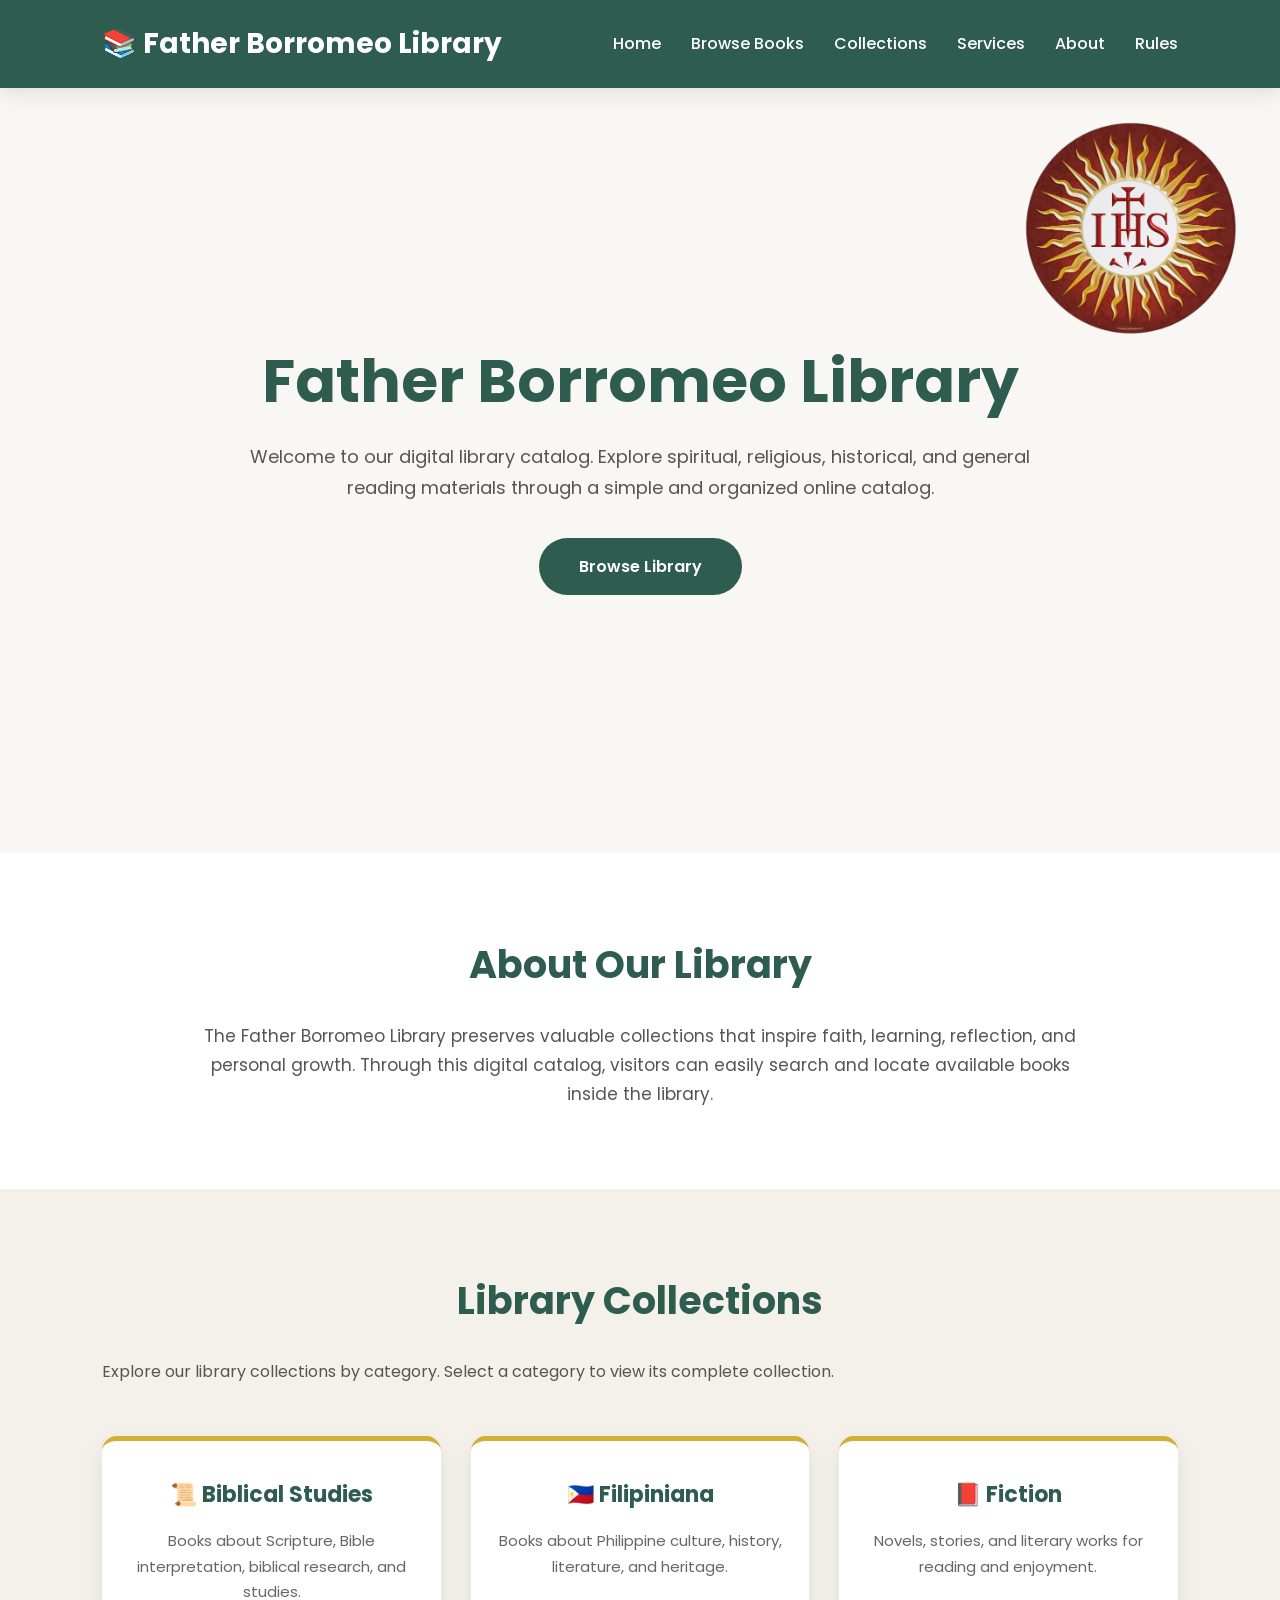
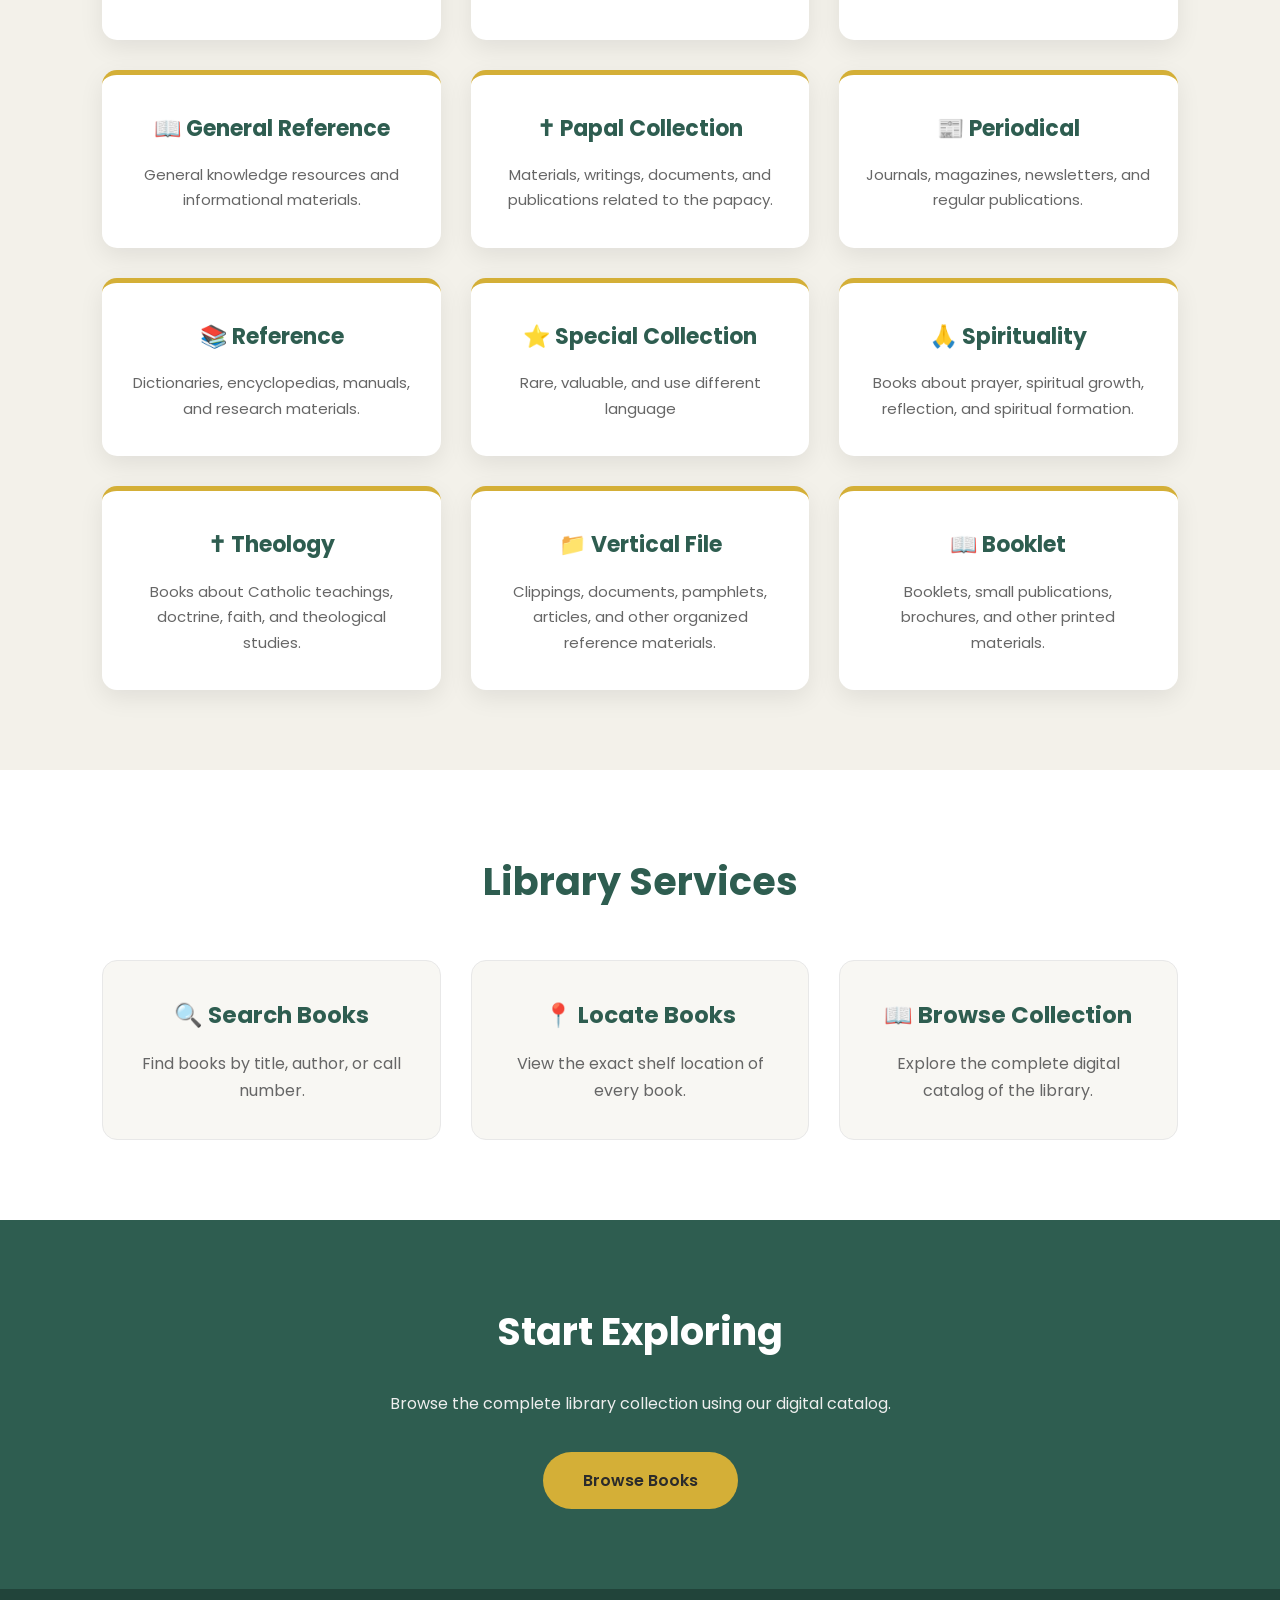
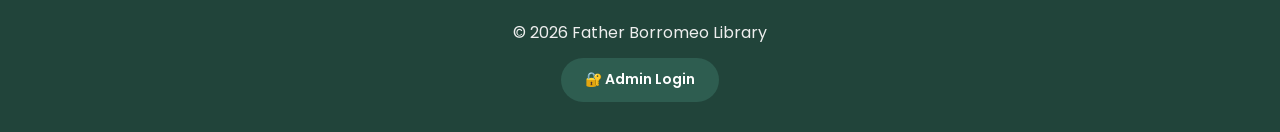
<file: Library-Management-System/Library-Management-System/index.html>
<!DOCTYPE html>
<html lang="en">

<head>

    <meta charset="UTF-8">
    <meta name="viewport" content="width=device-width, initial-scale=1.0">

    <title>Father Borromeo Library</title>

    <link rel="stylesheet" href="style.css">

    <link
        href="https://fonts.googleapis.com/css2?family=Poppins:wght@300;400;500;600;700&display=swap"
        rel="stylesheet"
    >

</head>

<body>

<!-- ================= HEADER ================= -->

<header>

    <div class="logo">
        <h2>📚 Father Borromeo Library</h2>
    </div>

    <nav>

        <ul>

            <li>
                <a href="index.html">
                    Home
                </a>
            </li>

            <li>
                <a href="books.html">
                    Browse Books
                </a>
            </li>

            <li>
                <a href="#collections">
                    Collections
                </a>
            </li>

            <li>
                <a href="#services">
                    Services
                </a>
            </li>

            <li>
                <a href="#about">
                    About
                </a>
            </li>

            <li>
                <a href="rules.html">
                    Rules
                </a>
            </li>

        </ul>

    </nav>

</header>


<!-- ================= HERO ================= -->

<section class="hero">

    <img
        src="logo.png"
        alt="Father Borromeo Library Logo"
        class="hero-logo"
    >

    <div class="hero-text">

        <h1>
            Father Borromeo Library
        </h1>

        <p>
            Welcome to our digital library catalog.
            Explore spiritual, religious, historical,
            and general reading materials through a
            simple and organized online catalog.
        </p>

        <a
            href="books.html"
            class="btn"
        >
            Browse Library
        </a>

    </div>

</section>


<!-- ================= ABOUT ================= -->

<section
    class="about"
    id="about"
>

    <h2>
        About Our Library
    </h2>

    <p>

        The Father Borromeo Library preserves valuable
        collections that inspire faith, learning,
        reflection, and personal growth. Through this
        digital catalog, visitors can easily search
        and locate available books inside the library.

    </p>

</section>


<!-- ================= COLLECTIONS ================= -->

<section
    class="collections"
    id="collections"
>

    <h2>
        Library Collections
    </h2>

    <p class="collection-intro">
        Explore our library collections by category.
        Select a category to view its complete collection.
    </p>


    <div class="collection-container">


        <!-- 1. BIBLICAL STUDIES -->

        <a
            href="books.html?category=BIBLICAL%20STUDIES"
            class="collection-card"
        >

            <h3>
                📜 Biblical Studies
            </h3>

            <p>
                Books about Scripture, Bible interpretation,
                biblical research, and studies.
            </p>

        </a>


        <!-- 2. FILIPINIANA -->

        <a
            href="books.html?category=FILIPINIANA"
            class="collection-card"
        >

            <h3>
                🇵🇭 Filipiniana
            </h3>

            <p>
                Books about Philippine culture, history,
                literature, and heritage.
            </p>

        </a>


        <!-- 3. FICTION -->

        <a
            href="books.html?category=FICTION"
            class="collection-card"
        >

            <h3>
                📕 Fiction
            </h3>

            <p>
                Novels, stories, and literary works
                for reading and enjoyment.
            </p>

        </a>


        <!-- 4. GENERAL REFERENCE -->

        <a
            href="books.html?category=GENERAL%20REFERENCE"
            class="collection-card"
        >

            <h3>
                📖 General Reference
            </h3>

            <p>
                General knowledge resources and
                informational materials.
            </p>

        </a>


        <!-- 5. PAPAL COLLECTION -->

        <a
            href="books.html?category=PAPAL%20COLLECTION"
            class="collection-card"
        >

            <h3>
                ✝ Papal Collection
            </h3>

            <p>
                Materials, writings, documents, and
                publications related to the papacy.
            </p>

        </a>


        <!-- 6. PERIODICAL -->

        <a
            href="books.html?category=PERIODICAL"
            class="collection-card"
        >

            <h3>
                📰 Periodical
            </h3>

            <p>
                Journals, magazines, newsletters,
                and regular publications.
            </p>

        </a>


        <!-- 7. REFERENCE -->

        <a
            href="books.html?category=REFERENCE"
            class="collection-card"
        >

            <h3>
                📚 Reference
            </h3>

            <p>
                Dictionaries, encyclopedias, manuals,
                and research materials.
            </p>

        </a>


        <!-- 8. SPECIAL COLLECTION -->

        <a
            href="books.html?category=SPECIAL%20COLLECTION"
            class="collection-card"
        >

            <h3>
                ⭐ Special Collection
            </h3>

            <p>
                Rare, valuable, and  use different language

                
            </p>

        </a>


        <!-- 9. SPIRITUALITY -->

        <a
            href="books.html?category=SPIRITUALITY"
            class="collection-card"
        >

            <h3>
                🙏 Spirituality
            </h3>

            <p>
                Books about prayer, spiritual growth,
                reflection, and spiritual formation.
            </p>

        </a>


        <!-- 10. THEOLOGY -->

        <a
            href="books.html?category=THEOLOGY"
            class="collection-card"
        >

            <h3>
                ✝ Theology
            </h3>

            <p>
                Books about Catholic teachings, doctrine,
                faith, and theological studies.
            </p>

        </a>


        <!-- 11. VERTICAL FILE -->

        <a
            href="books.html?category=VERTICAL%20FILE"
            class="collection-card"
        >

            <h3>
                📁 Vertical File
            </h3>

            <p>
                Clippings, documents, pamphlets, articles,
                and other organized reference materials.
            </p>

        </a>


        <!-- 12. BOOKLET -->

        <a
            href="books.html?category=BOOKLET"
            class="collection-card"
        >

            <h3>
                📖 Booklet
            </h3>

            <p>
                Booklets, small publications, brochures,
                and other printed materials.
            </p>

        </a>


    </div>

</section>


<!-- ================= SERVICES ================= -->

<section
    class="services"
    id="services"
>

    <h2>
        Library Services
    </h2>


    <div class="service-box">


        <div class="service">

            <h3>
                🔍 Search Books
            </h3>

            <p>
                Find books by title, author,
                or call number.
            </p>

        </div>


        <div class="service">

            <h3>
                📍 Locate Books
            </h3>

            <p>
                View the exact shelf location
                of every book.
            </p>

        </div>


        <div class="service">

            <h3>
                📖 Browse Collection
            </h3>

            <p>
                Explore the complete digital
                catalog of the library.
            </p>

        </div>


    </div>

</section>


<!-- ================= QUICK ACCESS ================= -->

<section class="quick-access">

    <h2>
        Start Exploring
    </h2>

    <p>
        Browse the complete library collection
        using our digital catalog.
    </p>


    <a
        href="books.html"
        class="btn"
    >
        Browse Books
    </a>

</section>


<!-- ================= FOOTER ================= -->

<footer>

    <p>
        © 2026 Father Borromeo Library
    </p>


    <p class="admin-link">

        <a href="login.html">
            🔐 Admin Login
        </a>

    </p>

</footer>

</body>

</html>
</file>
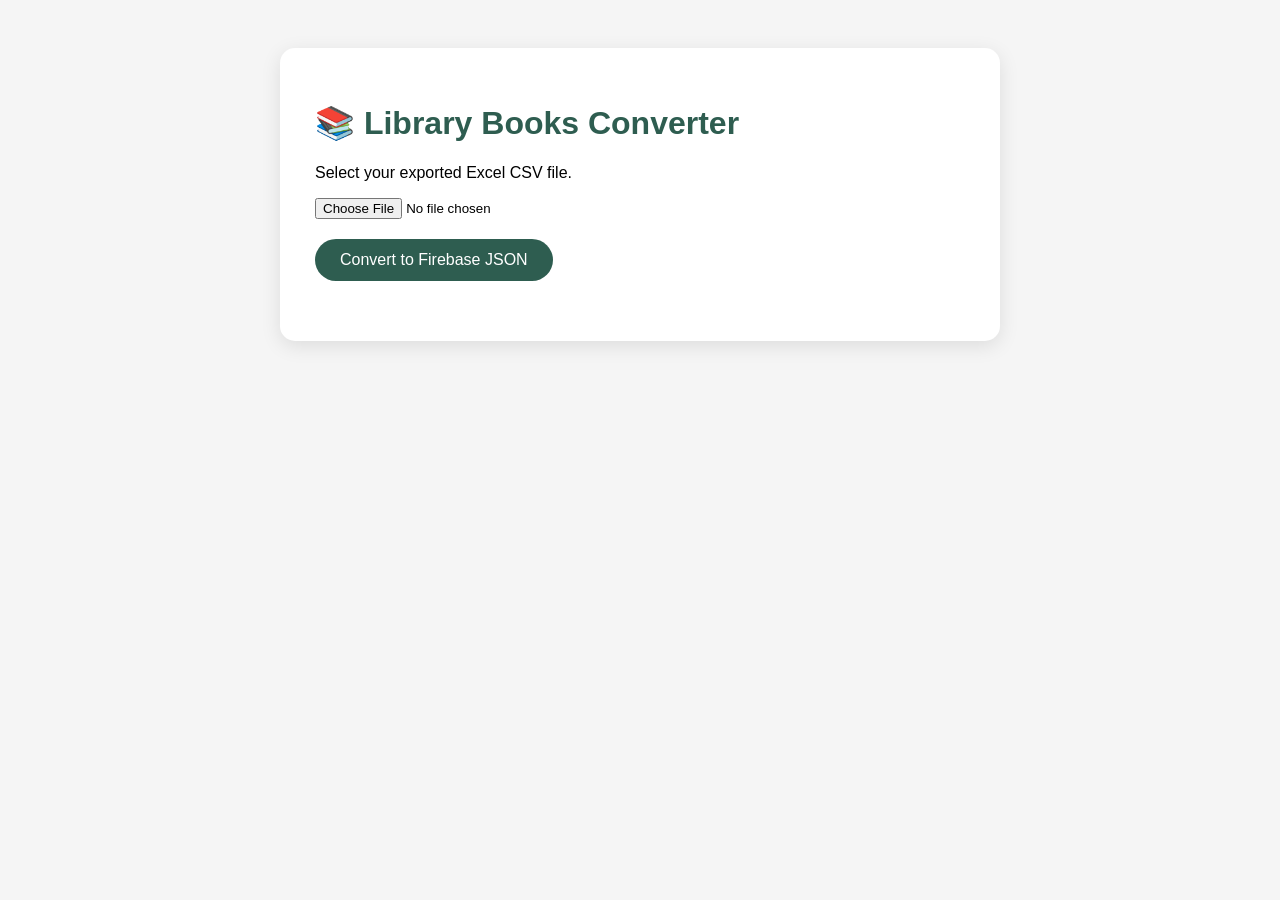
<file: Library-Management-System/Library-Management-System/convert.html>
<!DOCTYPE html>
<html lang="en">

<head>

<meta charset="UTF-8">

<meta name="viewport" content="width=device-width, initial-scale=1.0">

<title>Library Books Converter</title>

<style>

body {
    font-family: Arial, sans-serif;
    background: #f5f5f5;
    padding: 40px;
}

.container {
    max-width: 650px;
    margin: auto;
    background: white;
    padding: 35px;
    border-radius: 15px;
    box-shadow: 0 5px 20px rgba(0,0,0,.1);
}

h1 {
    color: #2E5D50;
}

button {
    margin-top: 20px;
    padding: 12px 25px;
    border: none;
    border-radius: 25px;
    background: #2E5D50;
    color: white;
    cursor: pointer;
    font-size: 16px;
}

button:hover {
    background: #D4AF37;
    color: #222;
}

#message {
    margin-top: 25px;
    line-height: 1.6;
}

</style>

</head>


<body>


<div class="container">

<h1>📚 Library Books Converter</h1>

<p>
Select your exported Excel CSV file.
</p>

<input
    type="file"
    id="csvFile"
    accept=".csv"
>

<br>

<button onclick="convertFile()">
    Convert to Firebase JSON
</button>

<div id="message"></div>

</div>



<script>


function parseCSVLine(line, separator) {

    let result = [];

    let current = "";

    let insideQuotes = false;


    for (let i = 0; i < line.length; i++) {

        let char = line[i];


        if (char === '"') {

            if (
                insideQuotes &&
                line[i + 1] === '"'
            ) {

                current += '"';

                i++;

            } else {

                insideQuotes = !insideQuotes;

            }

        }

        else if (
            char === separator &&
            !insideQuotes
        ) {

            result.push(
                current.trim()
            );

            current = "";

        }

        else {

            current += char;

        }

    }


    result.push(
        current.trim()
    );


    return result;

}



function detectSeparator(line) {

    const separators = [",", ";", "\t"];

    let bestSeparator = ",";

    let bestCount = 0;


    separators.forEach(separator => {

        let columns =
            parseCSVLine(
                line,
                separator
            );


        if (columns.length > bestCount) {

            bestCount = columns.length;

            bestSeparator = separator;

        }

    });


    return bestSeparator;

}



function cleanValue(value) {

    return value
        .replace(/^"|"$/g, "")
        .trim();

}



function convertFile() {


    const fileInput =
        document.getElementById("csvFile");


    const message =
        document.getElementById("message");


    if (!fileInput.files.length) {

        message.innerHTML =
            "❌ Please select your CSV file.";

        return;

    }


    const file =
        fileInput.files[0];


    const reader =
        new FileReader();


    reader.onload = function(event) {


        try {


            let csv =
                event.target.result;


            // Remove BOM

            csv =
                csv.replace(/^\uFEFF/, "");


            // Normalize line endings

            csv =
                csv.replace(/\r\n/g, "\n");


            csv =
                csv.replace(/\r/g, "\n");


            const rows =
                csv
                .split("\n")
                .filter(row => row.trim() !== "");


            if (rows.length < 2) {

                message.innerHTML =
                    "❌ The CSV contains no data.";

                return;

            }


            // Detect separator

            const separator =
                detectSeparator(rows[0]);


            console.log(
                "Detected separator:",
                separator
            );


            // Read header

            const headers =
                parseCSVLine(
                    rows[0],
                    separator
                );


            console.log(
                "Headers:",
                headers
            );


            if (headers.length < 6) {

                message.innerHTML =

                    "❌ Only " +
                    headers.length +
                    " columns were detected.<br><br>" +

                    "Detected headers:<br>" +

                    headers.join("<br>");

                return;

            }


            const firebaseBooks = {};


            let count = 0;

            let skipped = 0;


            // ==================================
            // READ BOOKS
            // ==================================

            for (
                let i = 1;
                i < rows.length;
                i++
            ) {


                const columns =
                    parseCSVLine(
                        rows[i],
                        separator
                    );


                if (columns.length < 6) {

                    skipped++;

                    continue;

                }


                const record =
                    cleanValue(columns[0]);


                const callNumber =
                    cleanValue(columns[1]);


                const author =
                    cleanValue(columns[2]);


                const title =
                    cleanValue(columns[3]);


                const copyright =
                    cleanValue(columns[4]);


                const location =
                    cleanValue(columns[5]);


                // Skip empty rows

                if (
                    record === "" &&
                    callNumber === "" &&
                    author === "" &&
                    title === ""
                ) {

                    skipped++;

                    continue;

                }


                count++;


                const bookID =
                    "book" +
                    String(count)
                        .padStart(3, "0");


                firebaseBooks[bookID] = {

                    record: record,

                    callNumber: callNumber,

                    author: author,

                    title: title,

                    copyright: copyright,

                    location: location,

                    available: true

                };

            }


            if (count === 0) {

                message.innerHTML =

                    "❌ No books were detected.<br><br>" +

                    "Detected columns: " +

                    headers.length +
                    "<br><br>" +

                    headers.join(" | ");

                return;

            }


            // ==================================
            // CREATE JSON
            // ==================================

            const json =
                JSON.stringify(
                    firebaseBooks,
                    null,
                    2
                );


            const blob =
                new Blob(
                    [json],
                    {
                        type:
                            "application/json"
                    }
                );


            const url =
                URL.createObjectURL(blob);


            const link =
                document.createElement("a");


            link.href = url;


            link.download =
                "books.json";


            document.body.appendChild(
                link
            );


            link.click();


            document.body.removeChild(
                link
            );


            URL.revokeObjectURL(
                url
            );


            message.innerHTML =

                "✅ <strong>" +
                count +
                " books converted!</strong><br><br>" +

                "Skipped rows: " +
                skipped +
                "<br><br>" +

                "Firebase JSON downloaded as " +
                "<strong>books.json</strong>";


        }


        catch(error) {


            console.error(error);


            message.innerHTML =

                "❌ Error: " +
                error.message;

        }

    };


    reader.readAsText(file);

}

</script>


</body>

</html>
</file>
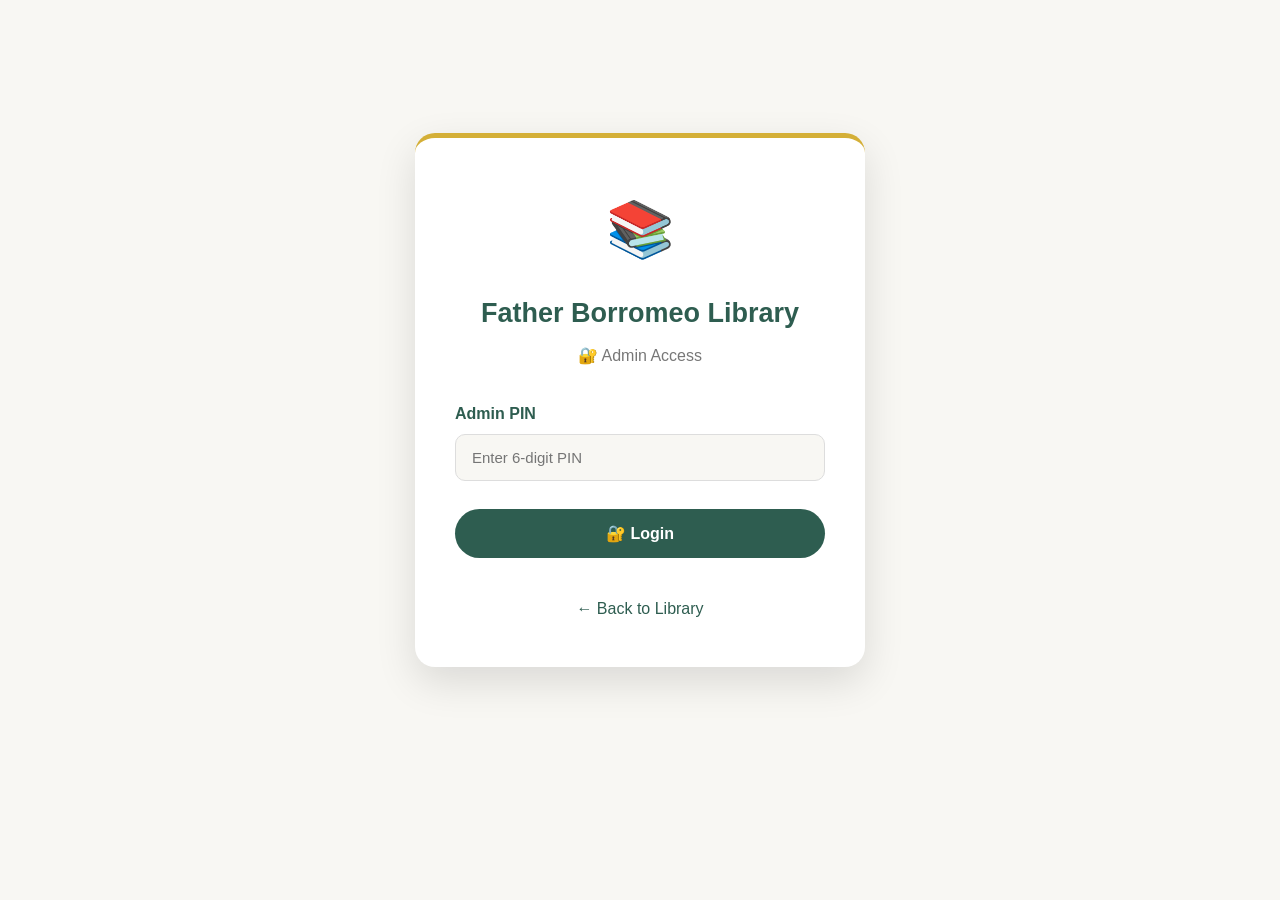
<file: Library-Management-System/Library-Management-System/login.html>
<!DOCTYPE html>
<html lang="en">

<head>

<meta charset="UTF-8">

<meta
    name="viewport"
    content="width=device-width, initial-scale=1.0"
>

<title>Admin Login | Father Borromeo Library</title>

<link rel="stylesheet" href="style.css">

</head>


<body>


<!-- ======================================
     ADMIN PIN LOGIN
     ====================================== -->

<section class="login-section">


    <div class="login-box">


        <div class="login-icon">
            📚
        </div>


        <h1>
            Father Borromeo Library
        </h1>


        <p>
            🔐 Admin Access
        </p>



        <!-- PIN FORM -->

        <form id="loginForm">


            <label for="pin">
                Admin PIN
            </label>


            <input
                type="password"
                id="pin"
                placeholder="Enter 6-digit PIN"
                inputmode="numeric"
                maxlength="6"
                pattern="[0-9]{6}"
                required
            >


            <button type="submit">

                🔐 Login

            </button>


            <p
                id="loginMessage"
                style="display: none;"
            ></p>


        </form>


        <br>


        <a href="index.html">
            ← Back to Library
        </a>


    </div>


</section>



<!-- ======================================
     LOGIN JAVASCRIPT
     ====================================== -->

<script
    src="login.js"
></script>


</body>

</html>
</file>
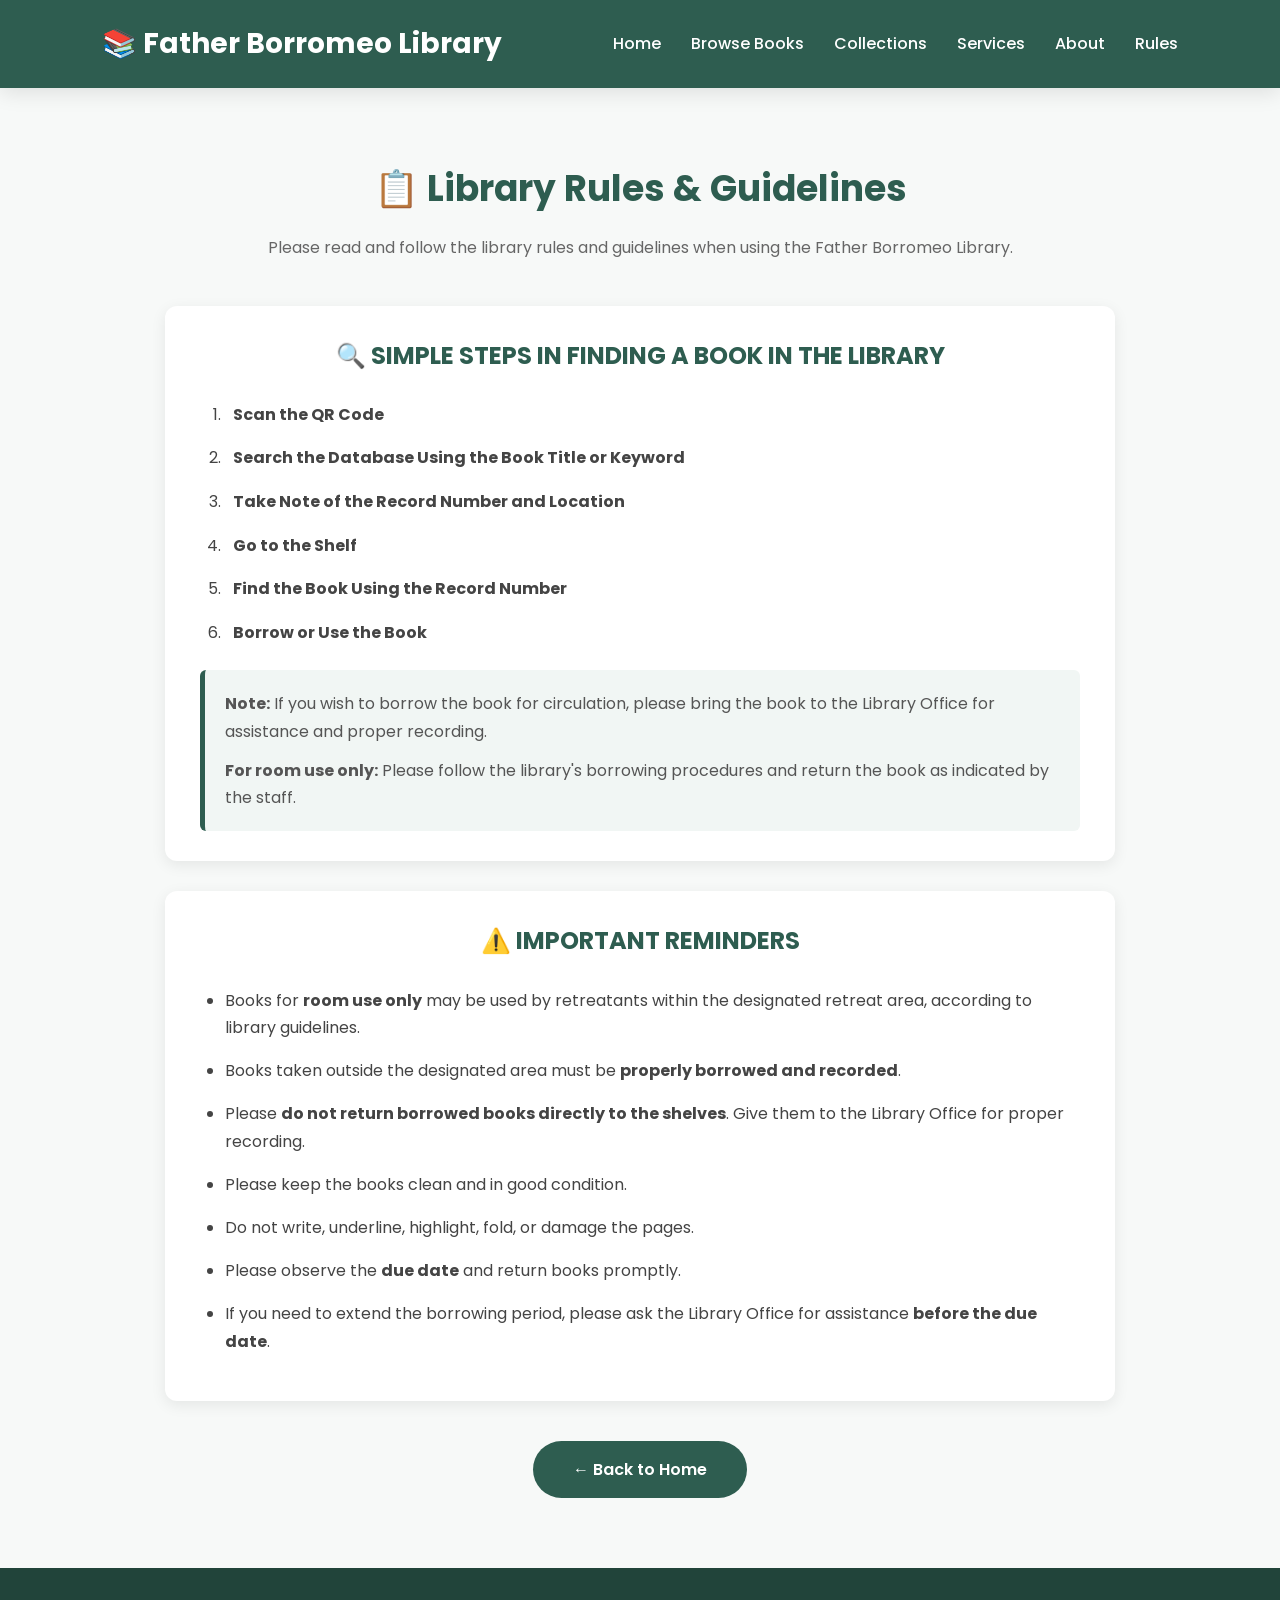
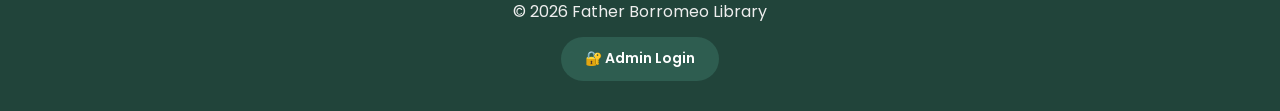
<file: Library-Management-System/Library-Management-System/rules.html>
<!DOCTYPE html>

<html lang="en">

<head>

<meta charset="UTF-8">
<meta name="viewport" content="width=device-width, initial-scale=1.0">

<title>Library Rules | Father Borromeo Library</title>

<link rel="stylesheet" href="style.css">

<link
    href="https://fonts.googleapis.com/css2?family=Poppins:wght@300;400;500;600;700&display=swap"
    rel="stylesheet"
>


</head>

<body>

<!-- ================= HEADER ================= -->

<header>

<div class="logo">
    <h2>📚 Father Borromeo Library</h2>
</div>

<nav>

    <ul>

        <li>
            <a href="index.html">
                Home
            </a>
        </li>

        <li>
            <a href="books.html">
                Browse Books
            </a>
        </li>

        <li>
            <a href="index.html#collections">
                Collections
            </a>
        </li>

        <li>
            <a href="index.html#services">
                Services
            </a>
        </li>

        <li>
            <a href="index.html#about">
                About
            </a>
        </li>

        <li>
            <a href="rules.html">
                Rules
            </a>
        </li>

    </ul>

</nav>


</header>

<!-- ================= RULES ================= -->

<section class="rules">


<h1>
    📋 Library Rules & Guidelines
</h1>

<p class="collection-intro">
    Please read and follow the library rules and guidelines
    when using the Father Borromeo Library.
</p>


<!-- FINDING A BOOK -->

<div class="rules-box">

    <h2>
        🔍 SIMPLE STEPS IN FINDING A BOOK IN THE LIBRARY
    </h2>

    <ol>

        <li>
            <strong>Scan the QR Code</strong>
        </li>

        <li>
            <strong>
                Search the Database Using the Book Title or Keyword
            </strong>
        </li>

        <li>
            <strong>
                Take Note of the Record Number and Location
            </strong>
        </li>

        <li>
            <strong>
                Go to the Shelf
            </strong>
        </li>

        <li>
            <strong>
                Find the Book Using the Record Number
            </strong>
        </li>

        <li>
            <strong>
                Borrow or Use the Book
            </strong>
        </li>

    </ol>


    <div class="rule-note">

        <p>
            <strong>Note:</strong>
            If you wish to borrow the book for circulation,
            please bring the book to the Library Office for
            assistance and proper recording.
        </p>

        <p>
            <strong>For room use only:</strong>
            Please follow the library's borrowing procedures
            and return the book as indicated by the staff.
        </p>

    </div>

</div>


<!-- IMPORTANT REMINDERS -->

<div class="rules-box">

    <h2>
        ⚠️ IMPORTANT REMINDERS
    </h2>

    <ul>

        <li>
            Books for <strong>room use only</strong> may be used
            by retreatants within the designated retreat area,
            according to library guidelines.
        </li>

        <li>
            Books taken outside the designated area must be
            <strong>properly borrowed and recorded</strong>.
        </li>

        <li>
            Please <strong>do not return borrowed books directly
            to the shelves</strong>. Give them to the Library
            Office for proper recording.
        </li>

        <li>
            Please keep the books clean and in good condition.
        </li>

        <li>
            Do not write, underline, highlight, fold, or damage
            the pages.
        </li>

        <li>
            Please observe the <strong>due date</strong> and
            return books promptly.
        </li>

        <li>
            If you need to extend the borrowing period, please
            ask the Library Office for assistance
            <strong>before the due date</strong>.
        </li>

    </ul>

</div>


<!-- BACK BUTTON -->

<div class="back-home">

    <a
        href="index.html"
        class="btn"
    >
        ← Back to Home
    </a>

</div>


</section>

<!-- ================= FOOTER ================= -->

<footer>

<p>
    © 2026 Father Borromeo Library
</p>

<p class="admin-link">

    <a href="login.html">
        🔐 Admin Login
    </a>

</p>


</footer>

</body>

</html>
</file>
<file: Library-Management-System/Library-Management-System/style.css>
/* ==========================================
   FATHER BORROMEO LIBRARY
   PROFESSIONAL STYLE.CSS - PART 1
========================================== */


/* ==========================
   GLOBAL
========================== */

*{
    margin:0;
    padding:0;
    box-sizing:border-box;
    font-family:'Poppins', sans-serif;
    scroll-behavior:smooth;
}


body{

    background:#F8F7F3;

    color:#2B2B2B;

    line-height:1.7;

}


/* ==========================
   HEADER / NAVBAR
========================== */

header{

    width:100%;

    display:flex;

    justify-content:space-between;

    align-items:center;

    padding:20px 8%;

    background:#2E5D50;

    color:white;

    position:sticky;

    top:0;

    z-index:1000;

    box-shadow:0 5px 20px rgba(0,0,0,.1);

}



.logo h2{

    font-size:28px;

    font-weight:700;

}



nav ul{

    display:flex;

    list-style:none;

    gap:30px;

}



nav ul li a{

    text-decoration:none;

    color:white;

    font-weight:500;

    transition:.3s;

}



nav ul li a:hover{

    color:#D4AF37;

}



/* ==========================
   HERO SECTION
========================== */


.hero{

    min-height:85vh;

    display:flex;

    justify-content:center;

    align-items:center;

    text-align:center;

    padding:80px 10%;

    background:#F8F7F3;

}



.hero-text{

    max-width:850px;

}



.hero h1{

    font-size:60px;

    color:#2E5D50;

    line-height:1.2;

    margin-bottom:25px;

}



.hero p{

    font-size:18px;

    color:#555;

    margin-bottom:35px;

}



/* ==========================
   BUTTON
========================== */


.btn{

    display:inline-block;

    padding:15px 40px;

    background:#2E5D50;

    color:white;

    text-decoration:none;

    border-radius:50px;

    font-weight:600;

    transition:.3s;

}



.btn:hover{

    background:#D4AF37;

    color:#2B2B2B;

    transform:translateY(-3px);

}



/* ==========================
   GENERAL SECTION
========================== */


section{

    padding:80px 8%;

}



section h2{

    text-align:center;

    color:#2E5D50;

    font-size:38px;

    margin-bottom:25px;

}



section p{

    color:#555;

}



/* ==========================
   ABOUT SECTION
========================== */


.about{

    background:white;

    text-align:center;

}



.about p{

    max-width:900px;

    margin:auto;

    font-size:17px;

}




/* ==========================
   LIBRARY COLLECTIONS
========================== */


.collections{

    background:#F3F1EA;

}



.collection-container{

    display:grid;

    grid-template-columns:repeat(3,1fr);

    gap:30px;

    margin-top:50px;

}



.collection-card{

    background:white;

    padding:35px 25px;

    border-radius:15px;

    text-align:center;

    border-top:5px solid #D4AF37;

    box-shadow:0 8px 25px rgba(0,0,0,.08);

    transition:.3s;

}



.collection-card:hover{

    transform:translateY(-10px);

    box-shadow:0 15px 35px rgba(0,0,0,.15);

}



.collection-card h3{

    color:#2E5D50;

    font-size:22px;

    margin-bottom:15px;

}



.collection-card p{

    color:#666;

    font-size:15px;

}
/* ==========================================
   FATHER BORROMEO LIBRARY
   PROFESSIONAL STYLE.CSS - PART 2
========================================== */


/* ==========================
   LIBRARY SERVICES
========================== */

.services{

    background:white;

}



.service-box{

    display:grid;

    grid-template-columns:repeat(3,1fr);

    gap:30px;

    margin-top:45px;

}



.service{

    background:#F8F7F3;

    padding:35px 25px;

    border-radius:15px;

    text-align:center;

    border:1px solid #E8E8E8;

    transition:.3s;

}



.service:hover{

    background:#2E5D50;

    color:white;

    transform:translateY(-8px);

}



.service h3{

    color:#2E5D50;

    font-size:23px;

    margin-bottom:15px;

}



.service:hover h3{

    color:#D4AF37;

}



.service p{

    color:#666;

}



.service:hover p{

    color:white;

}





/* ==========================
   QUICK ACCESS
========================== */


.quick-access{

    background:#2E5D50;

    text-align:center;

    color:white;

}



.quick-access h2{

    color:white;

}



.quick-access p{

    color:#eee;

    max-width:700px;

    margin:20px auto 35px;

}



.quick-access .btn{

    background:#D4AF37;

    color:#2B2B2B;

}



.quick-access .btn:hover{

    background:white;

}





/* ==========================
   FOOTER
========================== */


footer{

    background:#21443A;

    color:white;

    text-align:center;

    padding:30px;

}



footer p{

    color:#eee;

}





/* ==========================================
   BOOKS PAGE DESIGN
========================================== */


/* ==========================
   BOOK SECTION
========================== */


.library-section{

    padding:80px 8%;

    background:#F8F7F3;

}



.page-title{

    text-align:center;

    margin-bottom:40px;

}



.page-title h1{

    color:#2E5D50;

    font-size:42px;

}



.page-title p{

    color:#666;

}



/* ==========================
   SEARCH BAR
========================== */


.search-box{

    text-align:center;

    margin-bottom:40px;

}



.search-box input{

    width:70%;

    max-width:700px;

    padding:18px 25px;

    border-radius:50px;

    border:1px solid #ddd;

    outline:none;

    font-size:16px;

    background:white;

    box-shadow:0 5px 20px rgba(0,0,0,.08);

    transition:.3s;

}



.search-box input:focus{

    border-color:#2E5D50;

    box-shadow:0 0 15px rgba(46,93,80,.25);

}





/* ==========================
   BOOK TABLE
========================== */


.table-container{

    overflow-x:auto;

    background:white;

    border-radius:15px;

    box-shadow:0 10px 30px rgba(0,0,0,.08);

   
}



table{

    width:100%;

    border-collapse:collapse;

}



thead{

    background:#2E5D50;

    color:white;

}



th{

    padding:18px;

    text-align:center;

}



td{

    padding:16px;

    text-align:center;

    border-bottom:1px solid #eee;

}



tbody tr{

    transition:.3s;

}



tbody tr:hover{

    background:#F3F1EA;

}





/* ==========================
   TABLE BUTTON
========================== */


table button{

    background:#2E5D50;

    color:white;

    border:none;

    padding:10px 22px;

    border-radius:30px;

    cursor:pointer;

    transition:.3s;

}



table button:hover{

    background:#D4AF37;

    color:#2B2B2B;

}




/* ==========================
   NO RESULT
========================== */


#no-result{

    text-align:center;

    margin-top:20px;

    color:#777;

}





/* ==========================
   RESPONSIVE DESIGN
========================== */


@media(max-width:900px){


.collection-container{

    grid-template-columns:repeat(2,1fr);

}



.service-box{

    grid-template-columns:repeat(2,1fr);

}


}





@media(max-width:600px){



header{

    flex-direction:column;

}



.logo h2{

    font-size:22px;

}



nav ul{

    flex-wrap:wrap;

    justify-content:center;

    gap:15px;

    margin-top:15px;

}



.hero h1{

    font-size:38px;

}



.hero p{

    font-size:16px;

}



.collection-container{

    grid-template-columns:1fr;

}



.service-box{

    grid-template-columns:1fr;

}



.search-box input{

    width:100%;

}



table{

    min-width:750px;

}



th,td{

    padding:12px;

    font-size:14px;

}



}   
/* ==========================================
   BORROW BOOK PAGE
   FATHER BORROMEO LIBRARY
========================================== */


/* ==========================
   BORROW SECTION
========================== */

.borrow-section {

    min-height:80vh;

    padding:80px 8%;

    background:#F8F7F3;

}


/* ==========================
   BORROW TITLE
========================== */

.borrow-section > h1 {

    text-align:center;

    color:#2E5D50;

    font-size:42px;

    margin-bottom:10px;

}


.borrow-section > p {

    text-align:center;

    color:#666;

    margin-bottom:40px;

}


/* ==========================
   BORROW FORM
========================== */

.borrow-section form {

    width:100%;

    max-width:600px;

    margin:auto;

    background:white;

    padding:40px;

    border-radius:15px;

    border-top:5px solid #D4AF37;

    box-shadow:
        0 10px 30px
        rgba(0,0,0,.08);

}


/* ==========================
   LABELS
========================== */

.borrow-section label {

    display:block;

    color:#2E5D50;

    font-weight:600;

    margin-top:18px;

    margin-bottom:7px;

}


/* ==========================
   INPUTS
========================== */

.borrow-section input {

    width:100%;

    padding:14px 16px;

    border:

        1px solid #ddd;

    border-radius:8px;

    background:#F8F7F3;

    color:#2B2B2B;

    font-size:15px;

    outline:none;

    transition:.3s;

}


.borrow-section input:focus {

    border-color:#2E5D50;

    box-shadow:
        0 0 8px
        rgba(46,93,80,.15);

}


/* READ ONLY */

.borrow-section input[readonly] {

    background:#F1EFE8;

    color:#555;

    cursor:not-allowed;

}


/* ==========================
   DUE DATE NOTE
========================== */

.borrow-section small {

    display:block;

    margin-top:8px;

    color:#777;

    font-size:13px;

}


/* ==========================
   BORROW BUTTON
========================== */

.borrow-section button {

    width:100%;

    margin-top:30px;

    padding:15px;

    border:none;

    border-radius:50px;

    background:#2E5D50;

    color:white;

    font-size:16px;

    font-weight:600;

    cursor:pointer;

    transition:.3s;

}


.borrow-section button:hover {

    background:#D4AF37;

    color:#2B2B2B;

    transform:
        translateY(-3px);

}


/* ==========================
   MOBILE
========================== */

@media(max-width:600px) {

    .borrow-section {

        padding:50px 20px;

    }


    .borrow-section > h1 {

        font-size:32px;

    }


    .borrow-section form {

        padding:25px 20px;

    }

}
/* ==========================================
   ADMIN LOGIN PAGE
========================================== */

.login-section {

    min-height: calc(100vh - 100px);

    display: flex;

    justify-content: center;

    align-items: center;

    padding: 60px 20px;

    background: #F8F7F3;

}


.login-box {

    width: 100%;

    max-width: 450px;

    background: white;

    padding: 45px 40px;

    border-radius: 20px;

    text-align: center;

    box-shadow:
        0 15px 40px
        rgba(0,0,0,.12);

    border-top: 5px solid #D4AF37;

}


.login-icon {

    font-size: 55px;

    margin-bottom: 15px;

}


.login-box h1 {

    color: #2E5D50;

    font-size: 27px;

    margin-bottom: 5px;

}


.login-box > p {

    color: #777;

    margin-bottom: 30px;

}


/* ==========================
   LOGIN FORM
========================== */

.login-box form {

    text-align: left;

}


.login-box label {

    display: block;

    color: #2E5D50;

    font-weight: 600;

    margin-top: 18px;

    margin-bottom: 7px;

}


.login-box input {

    width: 100%;

    padding: 14px 16px;

    border: 1px solid #ddd;

    border-radius: 10px;

    outline: none;

    font-size: 15px;

    background: #F8F7F3;

    transition: .3s;

}


.login-box input:focus {

    border-color: #2E5D50;

    background: white;

    box-shadow:
        0 0 10px
        rgba(46,93,80,.15);

}


/* ==========================
   LOGIN BUTTON
========================== */

.login-box button {

    width: 100%;

    margin-top: 28px;

    padding: 15px;

    border: none;

    border-radius: 50px;

    background: #2E5D50;

    color: white;

    font-size: 16px;

    font-weight: 600;

    cursor: pointer;

    transition: .3s;

}


.login-box button:hover {

    background: #D4AF37;

    color: #2B2B2B;

    transform: translateY(-2px);

    box-shadow:
        0 8px 20px
        rgba(0,0,0,.15);

}


.login-box button:active {

    transform: scale(.98);

}


/* ==========================
   LOGIN MESSAGE
========================== */

#loginMessage {

    text-align: center;

    margin-top: 18px;

    font-weight: 600;

}


/* ==========================
   BACK LINK
========================== */

.login-box > a {

    display: inline-block;

    margin-top: 10px;

    color: #2E5D50;

    text-decoration: none;

    font-weight: 500;

    transition: .3s;

}


.login-box > a:hover {

    color: #D4AF37;

}


/* ==========================
   MOBILE
========================== */

@media (max-width: 500px) {

    .login-box {

        padding: 35px 25px;

    }


    .login-box h1 {

        font-size: 23px;

    }


    .login-icon {

        font-size: 45px;

    }

}
/* ==========================================
   ADMIN LOGIN LINK - FOOTER
========================================== */

.admin-link {
    margin-top: 12px;
}

.admin-link a {

    display: inline-block;

    padding: 10px 24px;

    background: #2E5D50;

    color: white;

    text-decoration: none;

    border-radius: 50px;

    font-size: 14px;

    font-weight: 600;

    transition: .3s;

}


.admin-link a:hover {

    background: #D4AF37;

    color: #2B2B2B;

    transform: translateY(-2px);

    box-shadow:
        0 6px 15px
        rgba(0,0,0,.15);

}
/* ==========================================
   LIBRARY LOGO
========================================== */

/* ==========================================
   LIBRARY LOGO - UPPER RIGHT
========================================== */

.library-logo {

    position: absolute;

    top: 90px;

    right: 40px;

    z-index: 10;

}

.library-logo img {

    width: 120px;

    height: 120px;

    object-fit: contain;

    display: block;

}

/* MOBILE */
@media (max-width: 600px) {

    .library-logo {
        top: 80px;
        right: 20px;
    }

    .library-logo img {
        width: 65px;
        height: 65px;
    }

}
/* ==========================
   CATEGORY CARD LINKS
========================== */

.collection-card {
    text-decoration: none;
    color: inherit;
    display: block;
}

.collection-card:visited {
    color: inherit;
}

.collection-card:hover {
    text-decoration: none;
}
/* ==========================================
   CLICKABLE COLLECTION CARDS
========================================== */

.collection-card {

    text-decoration: none;

    color: inherit;

    display: block;

    cursor: pointer;

}


.collection-card h3 {

    color: #2E5D50;

}


.collection-card p {

    color: #666;

}


.collection-card:hover {

    text-decoration: none;

}


/* CATEGORY DESCRIPTION */

.category-subtitle {

    text-align: center;

    color: #666;

    margin-top: -10px;

    margin-bottom: 20px;

}


.hero-logo {
    position: absolute;
    top: 30px;
    right: 40px;
    width: 220px;
    height: 220px;
    object-fit: contain;
    z-index: 3;
}

/* HERO */

.hero {

    position: relative;

}


/* CATEGORY TABLE */

.library-section {

    min-height: 80vh;

}


.library-section .page-title {

    margin-bottom: 35px;

}


#loading {

    text-align: center;

    margin: 25px;

    color: #2E5D50;

    font-weight: 600;

}


#no-result {

    display: none;

    text-align: center;

    margin: 25px;

    color: #777;

}


.table-container {

    width: 100%;

    overflow-x: auto;

}


table {

    min-width: 900px;

}


/* TITLE COLUMN */

table td:nth-child(4) {

    text-align: left;

}


/* MOBILE */

@media(max-width:600px) {

    .hero-logo {

        width: 60px;

        height: 60px;

        top: 20px;

        right: 20px;

    }

}
/* BACK TO ADMIN DASHBOARD */

.back-admin-container {
    text-align: center;
    margin: 40px 0 25px;
}

.back-admin-btn {
    display: inline-block;
    padding: 12px 22px;
    background: #2E5D50;
    color: white;
    text-decoration: none;
    border-radius: 8px;
    font-weight: 600;
}

.back-admin-btn:hover {
    background: #244A40;
    text-decoration: none;
}

/* ================= RULES PAGE ================= */

.rules {
padding: 70px 8%;
background: #f7f9f8;
min-height: 70vh;
}

.rules > h1 {
text-align: center;
color: #2E5D50;
margin-bottom: 15px;
font-size: 36px;
}

.rules > .collection-intro {
text-align: center;
margin-bottom: 45px;
color: #666;
}

/* ================= RULES BOX ================= */

.rules-box {
max-width: 950px;
margin: 0 auto 30px;
padding: 30px 35px;
background: white;
border-radius: 12px;
box-shadow: 0 4px 15px rgba(0, 0, 0, 0.08);
}

.rules-box h2 {
color: #2E5D50;
margin-bottom: 25px;
font-size: 24px;
}

/* ================= NUMBERED STEPS ================= */

.rules-box ol {
padding-left: 25px;
}

.rules-box ol li {
margin-bottom: 18px;
padding-left: 8px;
color: #444;
line-height: 1.6;
}

/* ================= REMINDERS ================= */

.rules-box ul {
padding-left: 25px;
}

.rules-box ul li {
margin-bottom: 16px;
color: #444;
line-height: 1.7;
}

/* ================= NOTE ================= */

.rule-note {
margin-top: 25px;
padding: 20px;
background: #f1f6f4;
border-left: 5px solid #2E5D50;
border-radius: 6px;
}

.rule-note p {
margin-bottom: 12px;
color: #555;
line-height: 1.7;
}

.rule-note p:last-child {
margin-bottom: 0;
}

/* ================= BACK BUTTON ================= */

.back-home {
text-align: center;
margin-top: 40px;
}

.back-home .btn {
display: inline-block;
text-decoration: none;
}

/* ================= MOBILE ================= */

@media (max-width: 768px) {


.rules {
    padding: 45px 5%;
}

.rules > h1 {
    font-size: 28px;
}

.rules-box {
    padding: 25px 20px;
}

.rules-box h2 {
    font-size: 20px;
}


}
</file>
